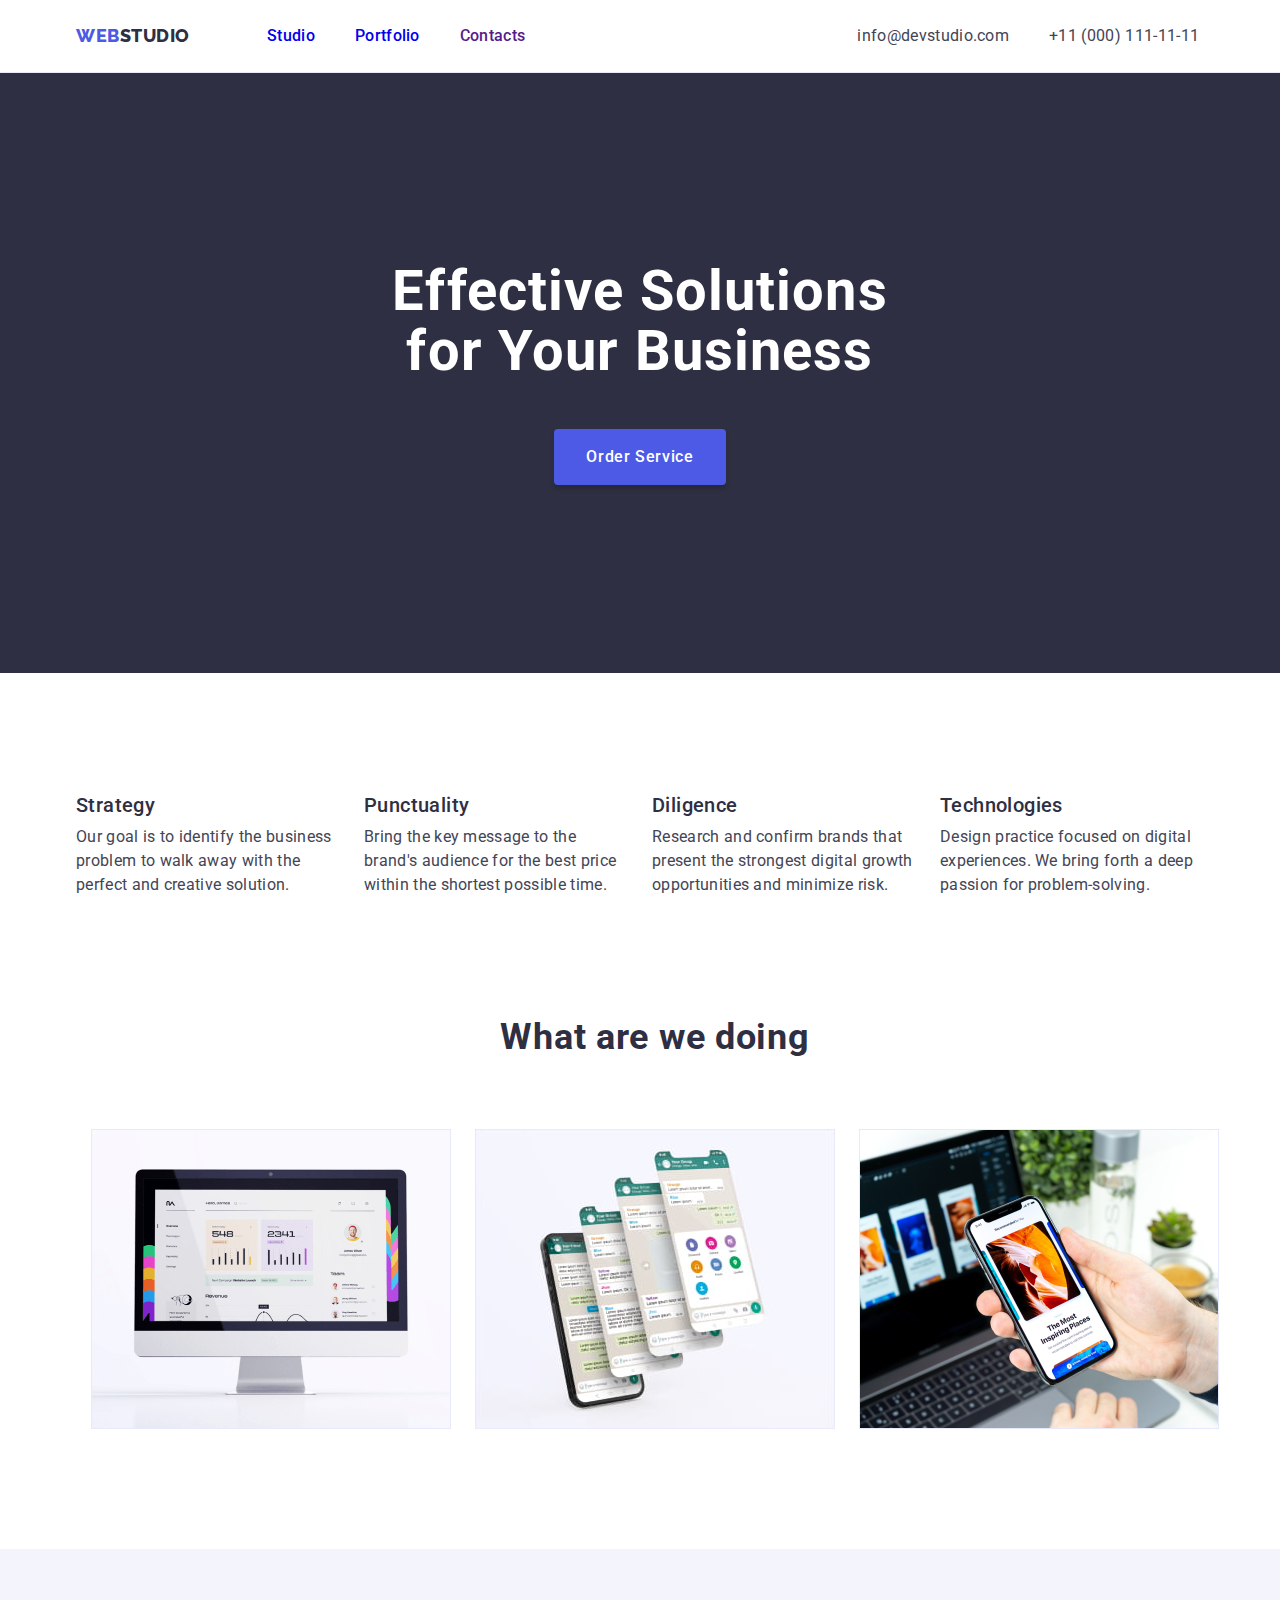
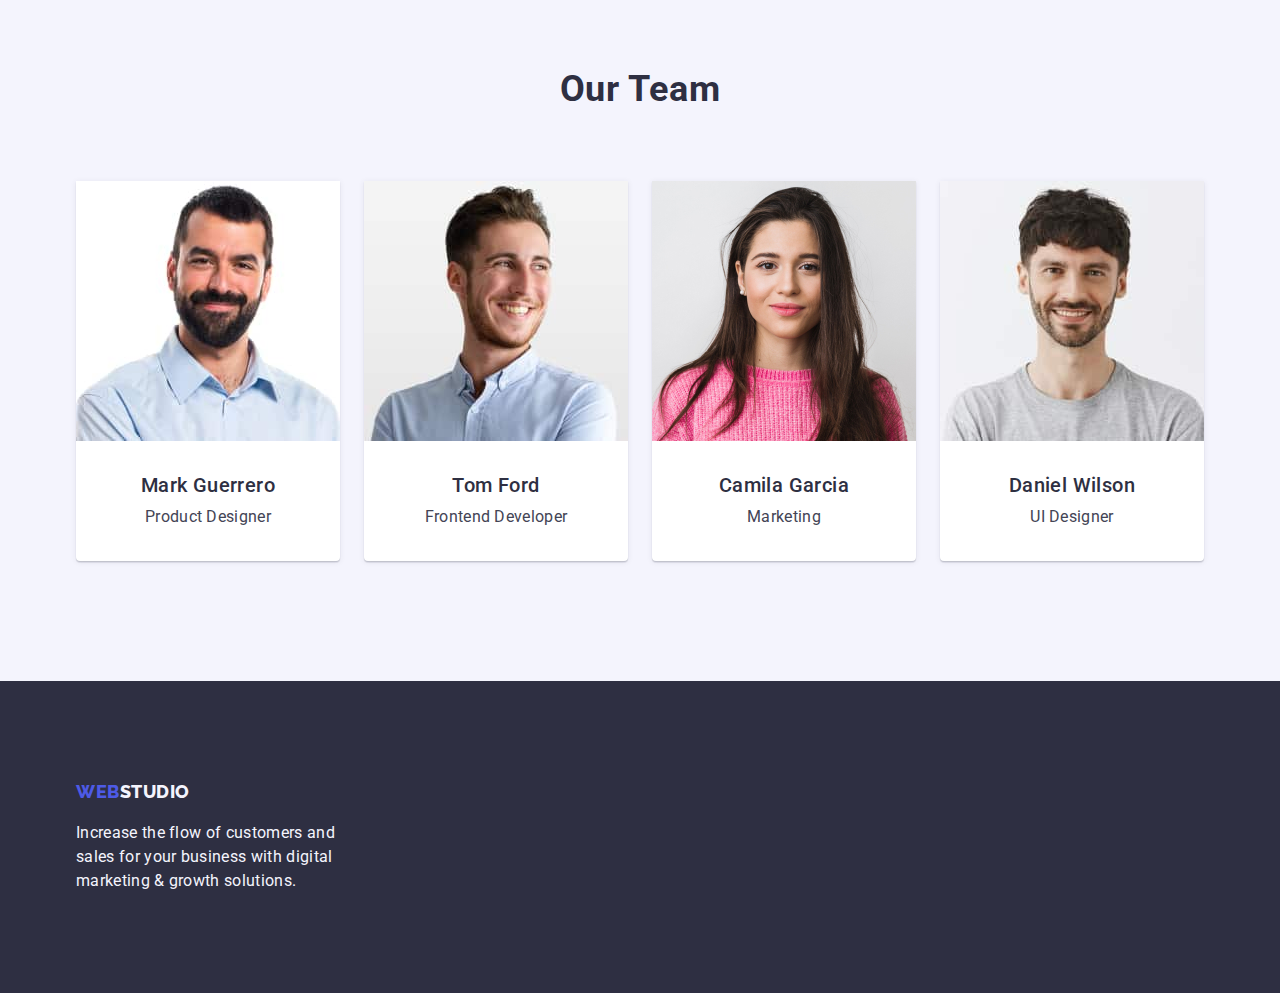
<file: index.html>
<!DOCTYPE html>
<html lang="en">
  <head>
    <meta charset="UTF-8" />
    <meta http-equiv="X-UA-Compatible" content="IE=edge" />
    <meta name="viewport" content="width=device-width, initial-scale=1.0" />
    <link rel="preconnect" href="https://fonts.googleapis.com" />
    <link rel="preconnect" href="https://fonts.gstatic.com" crossorigin />
    <link
      rel="stylesheet"
      href="https://cdnjs.cloudflare.com/ajax/libs/modern-normalize/1.1.0/modern-normalize.min.css"
    />
    <link
      href="https://fonts.googleapis.com/css2?family=Raleway:wght@800&family=Roboto:wght@400;500;700&display=swap"
      rel="stylesheet"
    />

    <link rel="stylesheet" href="./css/style.css" />
    <title>Web Studio</title>
  </head>
  <body>
    <header class="header">
      <div class="header-div container">
        <nav class="navigation">
          <a class="navigation-logo-web logo link" href="./index.html">
            Web<span class="navigation-logo-studio">Studio</span>
          </a>
          <ul class="navigation-list list">
            <li class="navigation-item">
              <a class="navigation-item-link link" href="./index.html"
                >Studio</a
              >
            </li>
            <li class="navigation-item">
              <a class="navigation-item-link link" href="./portfolio.html"
                >Portfolio</a
              >
            </li>
            <li class="navigation-item">
              <a class="navigation-item-link link" href="">Contacts</a>
            </li>
          </ul>
        </nav>

        <address class="contact">
          <ul class="contact-list list">
            <li>
              <a class="contact-item-mail link" href="mailto:info@devstudio.com"
                >info@devstudio.com</a
              >
            </li>
            <li>
              <a class="contact-item-phone link" href="tel:+110001111111"
                >+11 (000) 111-11-11</a
              >
            </li>
          </ul>
        </address>
      </div>
    </header>
    <main>
      <section class="hero">
        <div class="align-hero-title-button container">
          <h1 class="hero-title">Effective Solutions for Your Business</h1>
          <button class="hero-button" type="button">Order Service</button>
        </div>
      </section>

      <section class="features container">
        <div class="align-features container">
          <h2 class="features-title secondary-title" hidden>Features</h2>
          <ul class="features-list list">
            <li class="features-item">
              <h3 class="features-subtitle">Strategy</h3>
              <p class="features-text">
                Our goal is to identify the business problem to walk away with
                the perfect and creative solution.
              </p>
            </li>
            <li class="features-item">
              <h3 class="features-subtitle">Punctuality</h3>
              <p class="features-text">
                Bring the key message to the brand's audience for the best price
                within the shortest possible time.
              </p>
            </li>
            <li class="features-item">
              <h3 class="features-subtitle">Diligence</h3>
              <p class="features-text">
                Research and confirm brands that present the strongest digital
                growth opportunities and minimize risk.
              </p>
            </li>
            <li class="features-item">
              <h3 class="features-subtitle">Technologies</h3>
              <p class="features-text">
                Design practice focused on digital experiences. We bring forth a
                deep passion for problem-solving.
              </p>
            </li>
          </ul>
        </div>
      </section>

      <section class="specialization container">
        <div class="align-specialization container">
          <h2 class="specialization-title">What are we doing</h2>
          <ul class="specialization-list list">
            <li class="specialization-item">
              <img
                class="specialization-first-img"
                src="./images/1-1.jpg"
                alt="monitor"
                width="360"
                height="300"
              />
            </li>
            <li class="specialization-item">
              <img
                class="specialization-second-img"
                src="./images/2-1.jpg"
                alt="messenger in the phone"
                width="360"
                height="300"
              />
            </li>
            <li class="specialization-item">
              <img
                src="./images/3-1.jpg"
                alt="website on the phone"
                width="360"
                height="300"
              />
            </li>
          </ul>
        </div>
      </section>

      <section class="team">
        <div class="team-align container">
          <h2 class="team-title">Our Team</h2>
          <ul class="team-list list">
            <li class="team-item">
              <img
                class="team-img"
                src="./images/1-st-man-1.jpg"
                alt="the company's product designer"
                width="264"
                height="260"
              />
              <div class="team-item-container">
                <h3 class="team-name">Mark Guerrero</h3>
                <p class="team-position">Product Designer</p>
              </div>
            </li>
            <li class="team-item">
              <img
                class="team-img"
                src="./images/2-th-man-1.jpg"
                alt="the company's frontend developer"
                width="264"
                height="260"
              />
              <div class="team-item-container">
                <h3 class="team-name">Tom Ford</h3>
                <p class="team-position">Frontend Developer</p>
              </div>
            </li>
            <li class="team-item">
              <img
                class="team-img"
                src="./images/3-th-woman-1.jpg"
                alt="the company's marketer"
                width="264"
                height="260"
              />
              <div class="team-item-container">
                <h3 class="team-name">Camila Garcia</h3>
                <p class="team-position">Marketing</p>
              </div>
            </li>
            <li class="team-item">
              <img
                class="team-img"
                src="./images/4-th-man-1.jpg"
                alt="the company's ui designer"
                width="264"
                height="260"
              />
              <div class="team-item-container">
                <h3 class="team-name">Daniel Wilson</h3>
                <p class="team-position">UI Designer</p>
              </div>
            </li>
          </ul>
        </div>
      </section>
    </main>
    <footer class="footer">
      <div class="footer-box-logo-text container">
        <a class="footer-logo-web logo link" href="./index.html">
          Web<span class="footer-logo-studio-invert">Studio</span>
        </a>

        <p class="footer-text">
          Increase the flow of customers and sales for your business with
          digital marketing & growth solutions.
        </p>
      </div>
    </footer>
  </body>
</html>
</file>
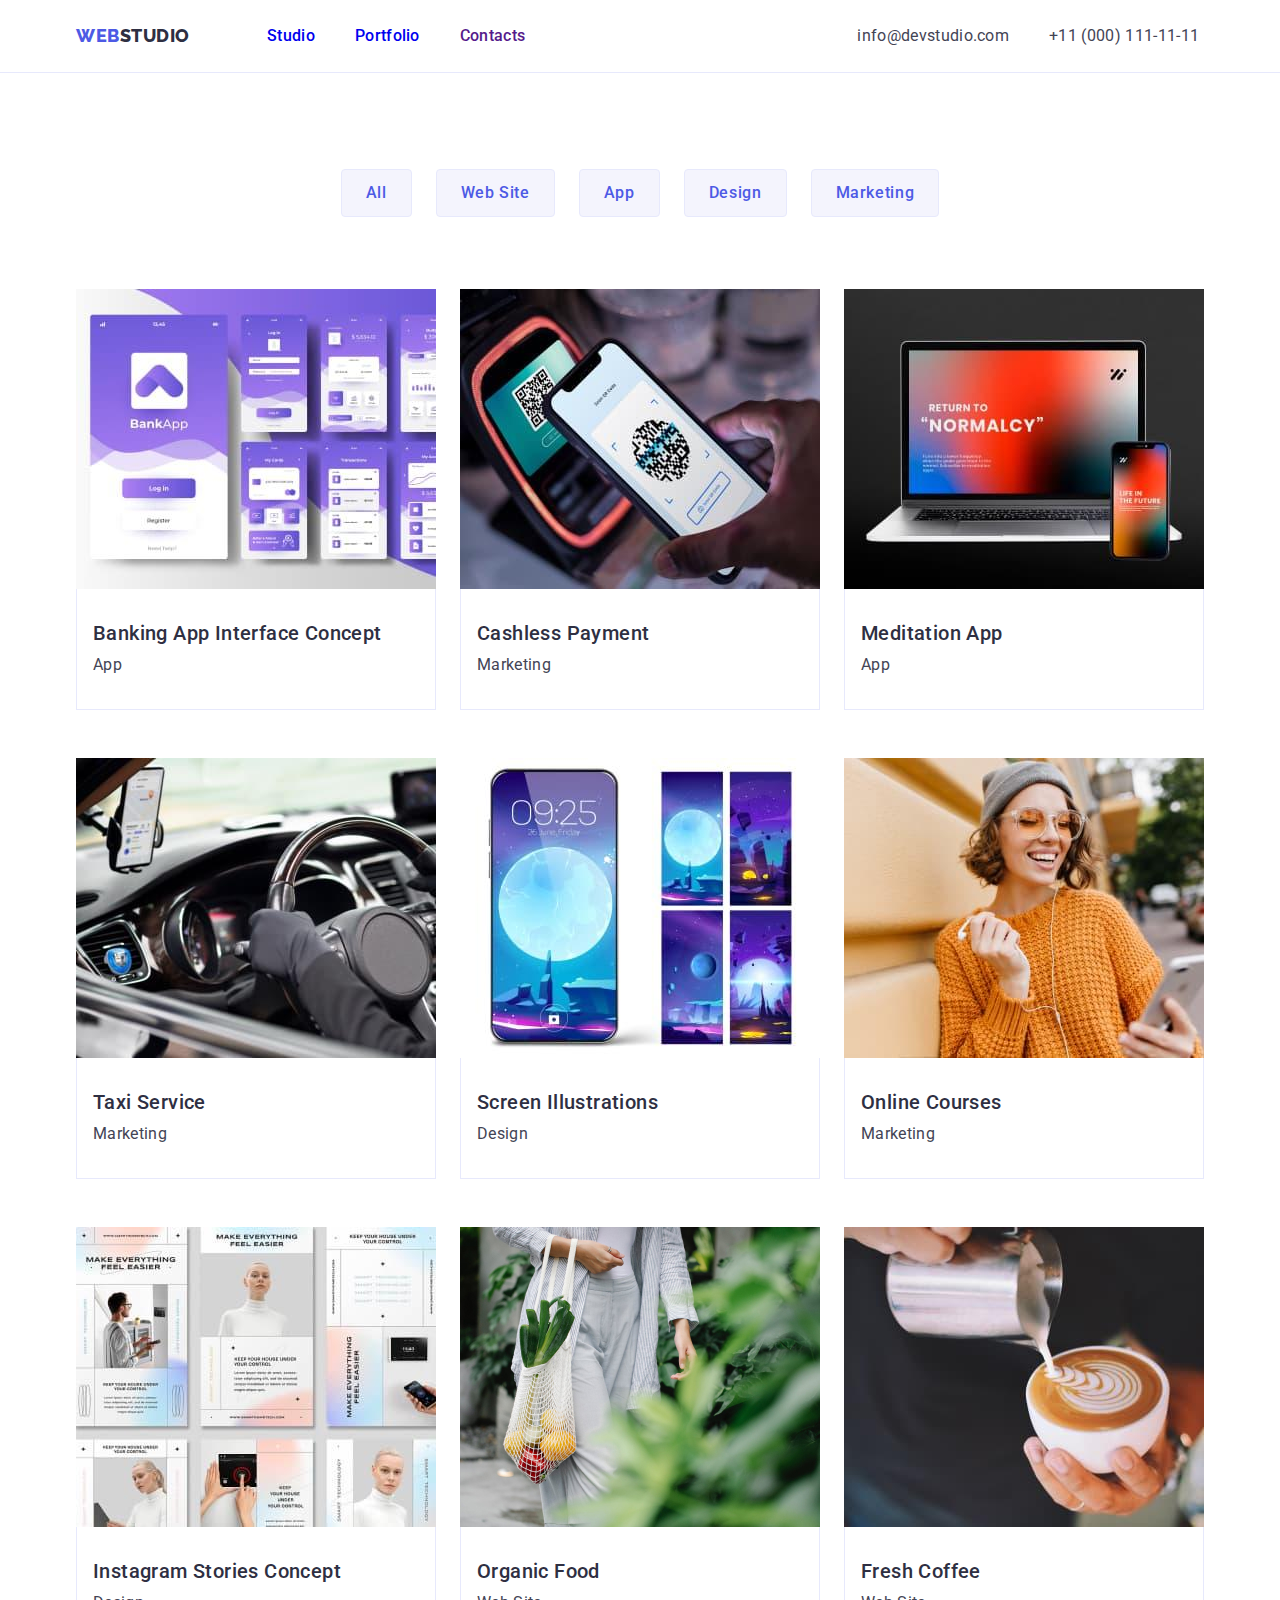
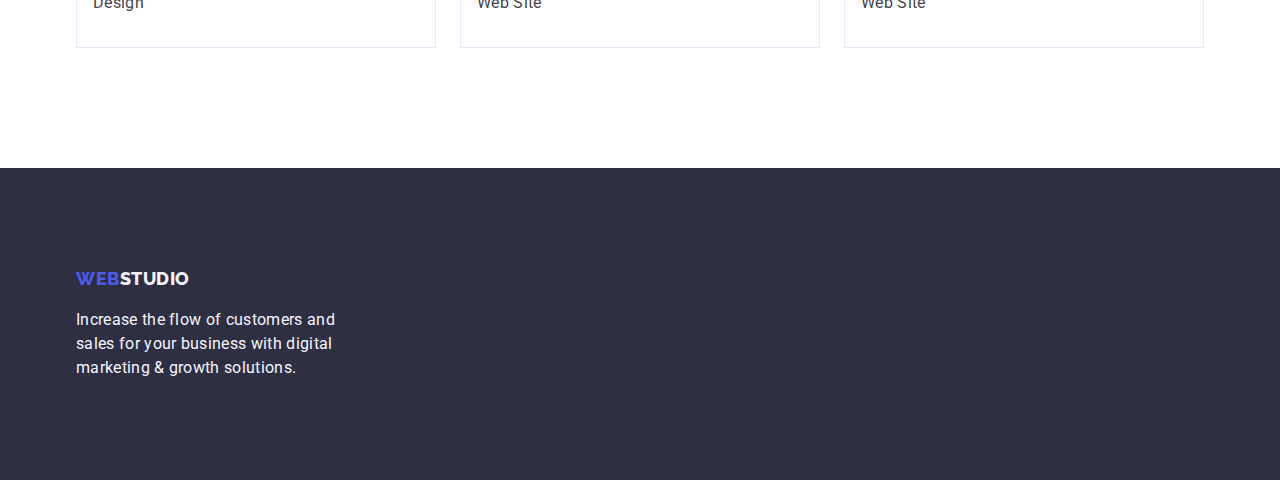
<file: portfolio.html>
<!DOCTYPE html>
<html lang="en">
  <head>
    <meta charset="UTF-8" />
    <meta http-equiv="X-UA-Compatible" content="IE=edge" />
    <meta name="viewport" content="width=device-width, initial-scale=1.0" />
    <link rel="preconnect" href="https://fonts.googleapis.com" />
    <link rel="preconnect" href="https://fonts.gstatic.com" crossorigin />
    <link
      rel="stylesheet"
      href="https://cdnjs.cloudflare.com/ajax/libs/modern-normalize/1.1.0/modern-normalize.min.css"
    />
    <link
      href="https://fonts.googleapis.com/css2?family=Raleway:wght@800&family=Roboto:wght@400;500;700&display=swap"
      rel="stylesheet"
    />

    <link rel="stylesheet" href="./css/style.css" />
    <title>Portfolio</title>
  </head>
  <body>
    <header class="header">
      <div class="header-div container">
        <nav class="navigation">
          <a class="navigation-logo-web logo link" href="./index.html">
            Web<span class="navigation-logo-studio">Studio</span>
          </a>
          <ul class="navigation-list list">
            <li class="navigation-item">
              <a class="navigation-item-link link" href="./index.html"
                >Studio</a
              >
            </li>
            <li class="navigation-item">
              <a class="navigation-item-link link" href="./portfolio.html"
                >Portfolio</a
              >
            </li>
            <li class="navigation-item">
              <a class="navigation-item-link link" href="">Contacts</a>
            </li>
          </ul>
        </nav>

        <address class="contact">
          <ul class="contact-list list">
            <li>
              <a class="contact-item-mail link" href="mailto:info@devstudio.com"
                >info@devstudio.com</a
              >
            </li>
            <li>
              <a class="contact-item-phone link" href="tel:+110001111111"
                >+11 (000) 111-11-11</a
              >
            </li>
          </ul>
        </address>
      </div>
    </header>

    <main>
      <section class="works">
        <div class="works-align container">
          <h1 hidden>Portfilio WebStudio</h1>
          <ul class="works-filter-list list">
            <li class="works-button-item">
              <!-- current disable -->
              <button class="works-filter-button" type="button">All</button>
            </li>
            <li class="works-button-item">
              <button class="works-filter-button" type="button">
                Web Site
              </button>
            </li>
            <li class="works-button-item">
              <button class="works-filter-button" type="button">App</button>
            </li>
            <li class="works-button-item">
              <button class="works-filter-button" type="button">Design</button>
            </li>
            <li class="works-button-item">
              <button class="works-filter-button" type="button">
                Marketing
              </button>
            </li>
          </ul>
          <ul class="works-list list">
            <li class="work-item">
              <a class="link" href="">
                <img
                  src="./images/banking-app-interface-concept1.jpg"
                  alt="mobile app"
                  width="360"
                  height="300"
                />
                <div class="work-div-subtitle-text">
                  <h2 class="works-subtitle">Banking App Interface Concept</h2>
                  <p class="works-text">App</p>
                </div>
              </a>
            </li>
            <li class="work-item">
              <a class="link" href="">
                <img
                  src="./images/cashless-payment1.jpg"
                  alt="scan qr code"
                  width="360"
                  height="300"
                />
                <div class="work-div-subtitle-text">
                  <h2 class="works-subtitle">Cashless Payment</h2>
                  <p class="works-text">Marketing</p>
                </div>
              </a>
            </li>
            <li class="work-item">
              <a class="link" href="">
                <img
                  src="./images/meditation-app1.jpg"
                  alt="laptop and mobile app"
                  width="360"
                  height="300"
                />
                <div class="work-div-subtitle-text">
                  <h2 class="works-subtitle">Meditation App</h2>
                  <p class="works-text">App</p>
                </div>
              </a>
            </li>
            <li class="work-item">
              <a class="link" href="">
                <img
                  src="./images/taxi-service1.jpg"
                  alt="mobile app for taxi"
                  width="360"
                  height="300"
                />
                <div class="work-div-subtitle-text">
                  <h2 class="works-subtitle">Taxi Service</h2>
                  <p class="works-text">Marketing</p>
                </div>
              </a>
            </li>
            <li class="work-item">
              <a class="link" href="">
                <img
                  src="./images/screen-illustration1.jpg"
                  alt="mobile home design"
                  width="360"
                  height="300"
                />
                <div class="work-div-subtitle-text">
                  <h2 class="works-subtitle">Screen Illustrations</h2>
                  <p class="works-text">Design</p>
                </div>
              </a>
            </li>
            <li class="work-item">
              <a class="link" href="">
                <img
                  src="./images/online-courses1.jpg"
                  alt="woman in glasses"
                  width="360"
                  height="300"
                />
                <div class="work-div-subtitle-text">
                  <h2 class="works-subtitle">Online Courses</h2>
                  <p class="works-text">Marketing</p>
                </div>
              </a>
            </li>
            <li class="work-item">
              <a class="link" href="">
                <img
                  src="./images/instagram-stories-concept1.jpg"
                  alt="site design"
                  width="360"
                  height="300"
                />
                <div class="work-div-subtitle-text">
                  <h2 class="works-subtitle">Instagram Stories Concept</h2>
                  <p class="works-text">Design</p>
                </div>
              </a>
            </li>
            <li class="work-item">
              <a class="link" href="">
                <img
                  src="./images/organic-food.jpg"
                  alt="buy food"
                  width="360"
                  height="300"
                />
                <div class="work-div-subtitle-text">
                  <h2 class="works-subtitle">Organic Food</h2>
                  <p class="works-text">Web Site</p>
                </div>
              </a>
            </li>
            <li class="work-item">
              <a class="link" href="">
                <img
                  src="./images/fresh-coffee1.jpg"
                  alt="making coffee"
                  width="360"
                  height="300"
                />
                <div class="work-div-subtitle-text">
                  <h2 class="works-subtitle">Fresh Coffee</h2>
                  <p class="works-text">Web Site</p>
                </div>
              </a>
            </li>
          </ul>
        </div>
      </section>
    </main>

    <footer class="footer">
      <div class="footer-box-logo-text container">
        <a class="footer-logo-web logo link" href="./index.html">
          Web<span class="footer-logo-studio-invert">Studio</span>
        </a>

        <p class="footer-text">
          Increase the flow of customers and sales for your business with
          digital marketing & growth solutions.
        </p>
      </div>
    </footer>
  </body>
</html>
</file>
<file: css/style.css>
:root {
    --color-text-main: #2E2F42;
    --color-text-secondary: #434455;
    --color-text-hero-title: #ffffff;
    --color-text-secondary-title: #2e2f42;

    --color-text-logo-web: #4d5ae5;
    --color-text-navigation-logo-studio: #2e2f42;
    --color-text-footer: #f4f4fd;
    --color-text-footer-logo-studio-invert: #f4f4fd;
    --color-text-hero-button: #ffffff;
    --color-text-filter-button-current: #ffffff;
    --color-text-filter-button: #4d5ae5;
    --color-text-filter-button-hover-focus: #ffffff;

    --color-navigation-hover-focus: #404bbf;
    --color-navigation-current: #404bbf;
    --color-contact-hover-focus: #404bbf;
    --color-filter-button-current: #404bbf;
    --color-filter-button-hover-focus: #404bbf;

    --color-border-bottom-header: #e7e9fc;
    --color-border-specialization-item: #e7e9fc;
    --color-border-filter-button: #e7e9fc;
    --color-border-work-cards: #e7e9fc;

    --color-background-body: #ffffff;
    --color-team-item: #ffffff;
    --color-contact-item-mail: ##434455;

    --color-background-hero: #2e2f42;
    --color-team-title: #2e2f42;
    --color-feature-text: #434455;
    --color-background-button-order: #4d5ae5;
    --color-background-button-order-hover-focus: #404bbf;
    --color-background-team: #f4f4fd;
    --color-background-team-item: #ffffff;
    --color-background-footer: #2e2f42;
    --color-background-filter-button: #f4f4fd;

    --color-background-portfolio-items: #ffffff;
    --color-backdround-portfolio-border: #E7E9FC;
}

.link {
    text-decoration: none;
}

.list {
    list-style: none;
}

body {
    font-family: "Roboto", sans-serif;
    font-weight: normal;
    color: var(--color-text-secondary);
    background: var(--color-background-body);
}

img {
    display: block;
}

h1,
h2,
h3,
h4 {
    margin-top: 0;
    margin-bottom: 0;
}

ul,
ol {
    margin-top: 0;
    margin-bottom: 0;
    padding-left: 0;
}

.container {
    width: 1158px;    
    margin: 0 auto;
    padding-left: 15px;
    padding-right: 15px;
}

/* STUDIO */
.header{
    border-bottom: 1px solid var(--color-border-bottom-header);
}
.header-div {
    display: flex;     
    align-items: center;
    width: 1158px;
    margin: 0 auto;   
    padding-left: 15px;
    padding-right: 15px;
}

.navigation {
    display: flex;
    align-items: center;
    margin-left: 0px;
    padding: 24px 0;
}



/* navigation */

.logo {
    display: block;
    width: 115px;        
    margin-right: 76px;
    margin-left: 0px;
    text-transform: uppercase;
    font-family: "Raleway", sans-serif;
    font-weight: 800;
    font-size: 18px;
    line-height: 1.17;
    letter-spacing: 0.03em;

}

.navigation-logo-web,
.footer-logo-web {
    color: var(--color-text-logo-web);

}

.navigation-logo-studio {
    color: var(--color-text-navigation-logo-studio);

}


.navigation-list {
    display: flex;
    flex-direction: row;        
    gap: 40px;        
    margin-right: 332px;
}



.navigation-item {
    font-weight: 500;
    font-size: 16px;    
    line-height: 1.5;
    letter-spacing: 0.02em;
    color: var(--color-text-main);
}

.navigation-item-link {
    padding: 24px 0;
}


.navigation-item-link:hover,
.navigation-item-link:focus {
    color: var(--color-navigation-hover-focus);
}

/* contact */
.contact {    
    font-style: normal;
    padding: 24px 0;
}

.contact-list {    
    display: flex;
    align-items: center;
    gap: 40px;
}


.contact-item-mail,
.contact-item-phone {
    font-size: 16px;
    line-height: 1.5;
    letter-spacing: 0.02em;
    color: var(--color-text-secondary);
}

.contact-item-mail:hover,
.contact-item-mail:focus {
    color: var(--color-contact-hover-focus);
}

.contact-item-phone:hover,
.contact-item-phone:focus {
    color: var(--color-contact-hover-focus);
}

.contact-item-mail {    
    display: block;    
    font-family: 'Roboto';
    font-style: normal;
    font-weight: 400;
    font-size: 16px;
    line-height: 24px;
    letter-spacing: 0.02em;
    color: var(--color-contact-item-mail);
}
.contact-item-phone {
    display: block;
    margin-right: 0px;    
    font-family: 'Roboto';
    font-style: normal;
    font-weight: 400;
    font-size: 16px;
    line-height: 24px;
    letter-spacing: 0.02em;
    color: var(--color-text-secondary);
}


/* hero */

.hero {
    background: var(--color-background-hero);
    text-align: center;
    padding: 188px 0;   
}

.hero-title {
    max-width: 496px;
    height: 120px;    
    font-family: "Roboto", sans-serif;
    font-style: normal;
    margin-left: auto;
    margin-right: auto;
    font-weight: 700;
    font-size: 56px;
    line-height: 60px;
    text-align: center;
    letter-spacing: 0.02em;
    color: var(--color-text-hero-title);
}

.hero-button {
    display: block;
    min-width: 169px;
    height: 56px;
    flex-direction: row;
    align-items: flex-start;
    margin-top: 48px;
    margin-right: auto;
    margin-left: auto;
    padding: 16px 32px;
    font-family: "Roboto", sans-serif;
    font-weight: 500;
    font-size: 16px;
    line-height: 1.5;
    letter-spacing: 0.04em;
    color: var(--color-text-hero-button);
    background: var(--color-background-button-order);
    box-shadow: 0px 4px 4px rgba(0, 0, 0, 0.15);
    border-radius: 4px;
    cursor: pointer;
    gap: 10px;
    border: none;
}

.hero-button:hover,
.hero-button:focus {
    background: var(--color-background-button-order-hover-focus);
}


/* features */
.features {
    width: 1158px;
    height: 344px;
    padding: 120px 0;
}


.features-list {
    display: flex;
    width: 1128px;    
    margin-left: auto;
    margin-right: auto;
    gap: 24px;

}

.features-item {
    display: flex;
    flex-direction: column;
    width: 264px;    
    padding: 0px;
    align-items: flex-start;       
}

.features-subtitle {
    width: 264px;    
    font-family: 'Roboto';
    font-style: normal;
    font-weight: 500;
    font-size: 20px;
    line-height: 24px;
    margin-bottom: 8px;
    letter-spacing: 0.02em;
    color: var(--color-text-main);
}

.features-text {
    width: 264px;    
    font-family: 'Roboto';
    font-style: normal;
    font-weight: 400;
    font-size: 16px;
    line-height: 24px;
    letter-spacing: 0.02em;
    margin: 0;
    color: var(--color-feature-text);    
}

/* secondary-title */

.secondary-title {
    font-weight: 700;
    font-size: 36px;
    line-height: 1.11;
    letter-spacing: 0.02em;
    text-transform: capitalize;
    color: var(--color-text-secondary-title);
    text-align: center;
}

/* specialization */
.specialization {
    width: 1158px;
    height: 532px;
    padding-bottom: 120px;
}

.specialization-title {

    display: block;
    width: 323px;
    height: 40px;
    margin-left: auto;
    margin-right: auto;
    margin-bottom: 72px;    
    

    font-family: 'Roboto';
    font-style: normal;
    font-weight: 700;
    font-size: 36px;
    line-height: 40px;
    text-align: center;    
    letter-spacing: 0.02em;
    white-space: nowrap;
    color: var(--color-text-secondary-title);
}

.specialization-list {
    display: flex;    
    gap: 24px;
}

.specialization-list li img {
    display: block;
    border: 1px var(--color-border-specialization-item);
}

.specialization-item {
    width: calc((100%-48px)/3);
}


/* team */

.team {    
    padding: 120px 0;
    background-color: var(--color-background-team);
}

.team-title {          
    font-family: 'Roboto';
    font-style: normal;
    font-weight: 700;
    font-size: 36px;
    line-height: 40px;
    text-align: center;
    letter-spacing: 0.02em;    
    margin-bottom: 72px;
    gap: 24px;
    color: var(--color-team-title);
    white-space: nowrap;
}


.team-list {
    display: flex;
    flex-direction: row;
    width: 1128px;       
    margin-right: auto;
    margin-left: auto;
    gap: 24px;
}

.team-item {
    display: flex;
    flex-direction: column;
    align-items: center;    
    width: 264px;    
    background: var(--color-team-item);
    box-shadow: 0px 1px 6px rgba(46, 47, 66, 0.08), 0px 1px 1px rgba(46, 47, 66, 0.16), 0px 2px 1px rgba(46, 47, 66, 0.08);
    border-radius: 0px 0px 4px 4px;
}

.team-img {
    width: 264px;
    height: 260px;
}

.team-item-container{
    padding: 32px 16px;
}

.team-name {       
    font-family: 'Roboto';
    font-style: normal;
    font-weight: 500;
    font-size: 20px;
    line-height: 24px;
    text-align: center;
    margin-bottom: 8px;
    letter-spacing: 0.02em;
    white-space: nowrap;
    color: #2E2F42;
}

.team-position {    
    font-family: 'Roboto';
    font-style: normal;
    font-weight: 400;
    font-size: 16px;
    line-height: 24px;
    text-align: center;
    margin: 0;
    letter-spacing: 0.02em;
    color: #434455;    
    white-space: nowrap;
}


/* PORTFOLIO */

/* works */
.works {
    text-align: center;
    gap: 24px;
    padding: 96px 0 120px;

}

/* filter-button */
.works-filter-button {
    font-family: "Roboto", sans-serif;
    font-weight: 500;
    font-size: 16px;
    line-height: 1.5;
    letter-spacing: 0.04em;    
    background: var(--color-background-filter-button);
    border: 1px solid var(--color-border-filter-button);
    color: var(--color-text-filter-button);
    border-radius: 4px;
    cursor: pointer;
}

.works-filter-list {
    display: flex;       
    flex-direction: row;
    justify-content: center;    
    margin-bottom: 72px;
    margin-right: auto;
    margin-left: auto;
    gap: 24px;
    
}

.works-filter-button {
    display: flex;
    flex-direction: row;
    align-items: center;
    padding: 12px 24px;
    height: 48px;
    white-space: nowrap;
}


.works-filter-button:hover,
.works-filter-button:focus {
    background: var(--color-filter-button-hover-focus);
    color: var(--color-text-filter-button-hover-focus);
    border: 1px solid transparent;
    box-shadow: 0px 3px 1px rgba(0, 0, 0, 0.1), 0px 2px 1px rgba(0, 0, 0, 0.08),
        0px 2px 2px rgba(0, 0, 0, 0.12);
}

.works-list{
    display: flex;
    flex-wrap: wrap;          
    column-gap: 24px;
    row-gap: 48px;
      
}


.work-div-subtitle-text{       
    padding: 32px 16px;
    border: 1px solid #e7e9fc;
    border-top: none;
    text-align: left;
}

.works-subtitle {
    font-family: 'Roboto';
    font-style: normal;    
    font-weight: 500;
    font-size: 20px;
    line-height: 1.2;
    letter-spacing: 0.02em;
    margin-bottom: 8px;
    color: var(--color-text-main);
}

.works-text {
    font-family: 'Roboto';
    font-style: normal;    
    font-weight: 400;
    line-height: 1.5;
    letter-spacing: 0.02em;
    color: var(--color-text-secondary);   
    margin: 0; 
}


.work-item{
    box-sizing: border-box;
    width: calc((100% - 48px) / 3);    
    background: var(--color-background-portfolio-items);       
}
.work-item img{
    width: 100%;
}


/* footer */
.footer {    
    padding: 100px 0;
    background: var(--color-background-footer);
}

.footer-box-logo-text {
    width: 1158px;
    height: 112px;   
}

.footer-logo-web {
    display: inline-block;
    flex-direction: row;
    margin-bottom: 16px;    
    width: 115px;
    height: 24px;
}

.footer-logo-studio-invert {
    color: var(--color-text-footer-logo-studio-invert);
}

.footer-text {
    display: flex;
    width: 264px;
    height: 72px;
    margin: 0;    
    font-family: 'Roboto';
    font-style: normal;
    font-weight: 400;
    font-size: 16px;
    flex-direction: row;
    line-height: 1.5;
    letter-spacing: 0.02em;
    color: var(--color-text-footer);
    /*white-space: nowrap;*/
}
</file>
